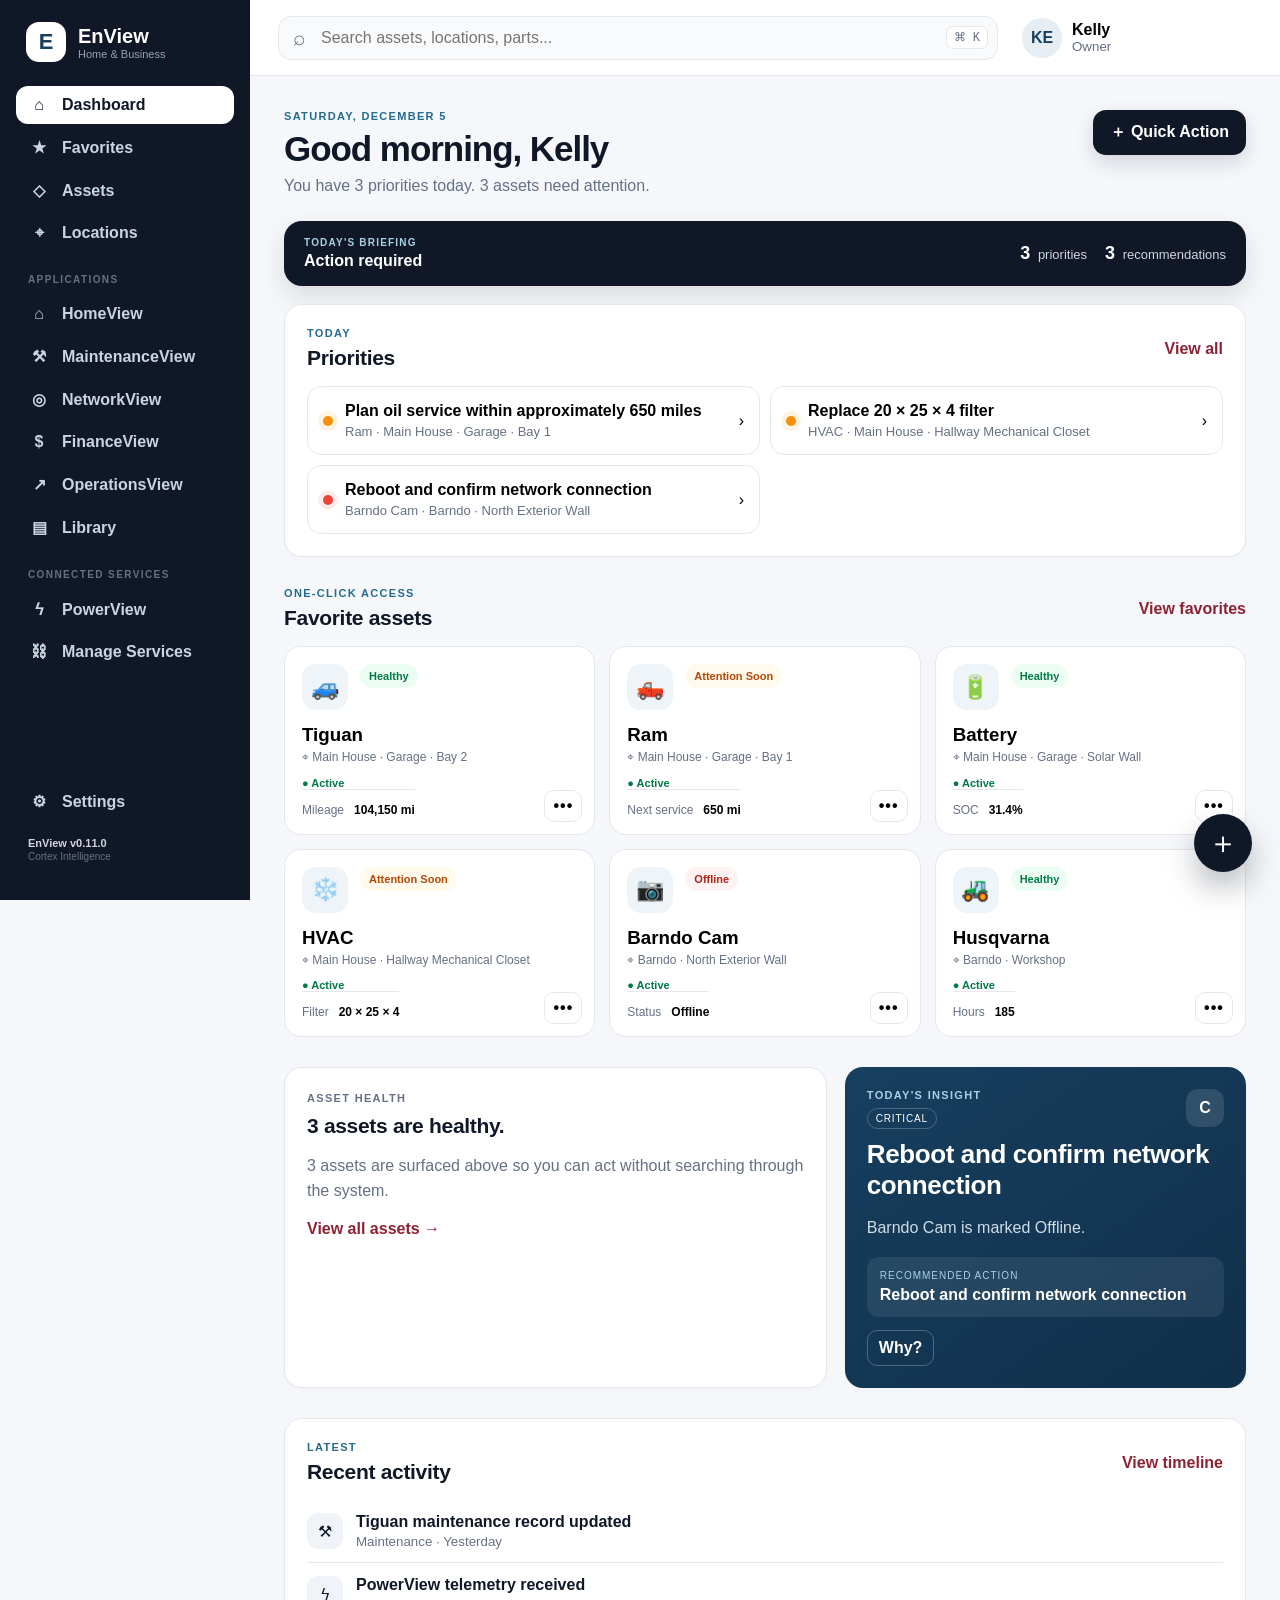
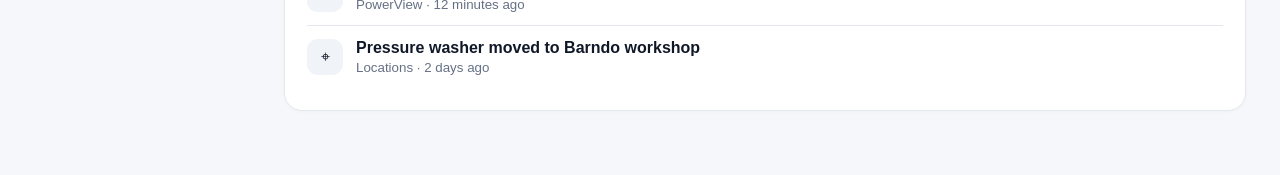
<file: index.html>
<!doctype html>
<html lang="en">
<head>
  <meta charset="utf-8" />
  <meta name="viewport" content="width=device-width,initial-scale=1" />
  <meta name="theme-color" content="#101828" />
  <title>EnView 0.11.0 — Cortex</title>
  <link rel="stylesheet" href="assets/css/styles.css" />
</head>
<body>
<div class="app-shell">
  <aside class="sidebar" id="sidebar">
    <div class="brand"><div class="brand-mark">E</div><div><div class="brand-name">EnView</div><div class="brand-subtitle">Home & Business</div></div></div>
    <nav class="nav">
      <button class="nav-item active" data-page="dashboard"><span>⌂</span>Dashboard</button>
      <button class="nav-item" data-page="favorites"><span>★</span>Favorites</button>
      <button class="nav-item" data-page="assets"><span>◇</span>Assets</button>
      <button class="nav-item" data-page="locations"><span>⌖</span>Locations</button>
      <div class="nav-label">Applications</div>
      <button class="nav-item" data-page="homeview"><span>⌂</span>HomeView</button>
      <button class="nav-item" data-page="maintenance"><span>⚒</span>MaintenanceView</button>
      <button class="nav-item" data-page="network"><span>◎</span>NetworkView</button>
      <button class="nav-item" data-page="finance"><span>$</span>FinanceView</button>
      <button class="nav-item" data-page="operations"><span>↗</span>OperationsView</button>
      <button class="nav-item" data-page="library"><span>▤</span>Library</button>
      <div class="nav-label">Connected Services</div>
      <button class="nav-item" data-page="powerview"><span>ϟ</span>PowerView</button>
      <button class="nav-item" data-page="connections"><span>⛓</span>Manage Services</button>
    </nav>
    <div class="sidebar-footer">
      <button class="nav-item" data-page="settings"><span>⚙</span>Settings</button>
      <div class="version"><strong>EnView v0.11.0</strong><span>Cortex Intelligence</span></div>
    </div>
  </aside>

  <div class="main-column">
    <header class="topbar">
      <button class="mobile-menu" id="mobileMenu">☰</button>
      <div class="search-wrap"><span class="search-icon">⌕</span><input id="globalSearch" placeholder="Search assets, locations, parts..." /><kbd>⌘ K</kbd></div>
      <button class="profile-button"><span class="avatar">KE</span><span><strong>Kelly</strong><small>Owner</small></span></button>
    </header>

    <main class="content">
      <section class="page active" id="page-dashboard">
        <div class="page-heading">
          <div><p class="eyebrow" id="todayDate"></p><h1>Good morning, Kelly</h1><p class="subhead" id="dashboardSummary">Here is what deserves your attention today.</p></div>
          <button class="primary-button" data-open-quick>＋ Quick Action</button>
        </div>

        <section class="briefing-strip" aria-label="Daily briefing">
          <div><span class="briefing-label">Today's briefing</span><strong id="briefingHealth">Cortex is reviewing your assets.</strong></div>
          <div class="briefing-metrics"><span><strong id="briefingPriorityCount">0</strong> priorities</span><span><strong id="briefingRecommendationCount">0</strong> recommendations</span></div>
        </section>

        <section class="attention-panel">
          <div class="section-head"><div><p class="eyebrow">Today</p><h2>Priorities</h2></div><button class="text-button" data-page-target="maintenance">View all</button></div>
          <div id="priorityGrid" class="priority-grid"></div>
        </section>

        <section class="dashboard-section">
          <div class="section-head"><div><p class="eyebrow">One-click access</p><h2>Favorite assets</h2></div><button class="text-button" data-page-target="favorites">View favorites</button></div>
          <div id="favoriteGrid" class="asset-grid"></div>
        </section>

        <section class="dashboard-section dashboard-insight-grid">
          <article class="card dashboard-health-card">
            <p class="eyebrow">Asset health</p>
            <h2 id="dashboardHealthTitle">Everything else is healthy.</h2>
            <p id="dashboardHealthDetail">EnView is checking your active assets and bringing only the exceptions forward.</p>
            <button class="text-button" data-page-target="assets">View all assets →</button>
          </article>
          <article class="card cortex-card" id="cortexHeroCard">
            <div class="cortex-card-head"><div><p class="eyebrow light">Today's insight</p><span class="cortex-priority" id="cortexPriority">Cortex</span></div><span class="cortex-mark">C</span></div>
            <h2 id="cortexTitle">Cortex is reviewing your assets.</h2>
            <p id="cortexSummary">Your highest-value insight will appear here.</p>
            <div class="cortex-recommendation"><span>Recommended action</span><strong id="cortexRecommendation">No action yet.</strong></div>
            <button class="why-button" id="cortexWhyButton" type="button" aria-expanded="false">Why?</button>
            <ul class="cortex-why" id="cortexWhy" hidden></ul>
          </article>
        </section>

        <section class="dashboard-section">
          <div class="card">
            <div class="section-head"><div><p class="eyebrow">Latest</p><h2>Recent activity</h2></div><button class="text-button" data-page-target="assets">View timeline</button></div>
            <div class="activity-list">
              <div class="activity"><span>⚒</span><div><strong>Tiguan maintenance record updated</strong><small>Maintenance · Yesterday</small></div></div>
              <div class="activity"><span>ϟ</span><div><strong>PowerView telemetry received</strong><small>PowerView · 12 minutes ago</small></div></div>
              <div class="activity"><span>⌖</span><div><strong>Pressure washer moved to Barndo workshop</strong><small>Locations · 2 days ago</small></div></div>
            </div>
          </div>
        </section>
      </section>

      <section class="page" id="page-favorites"><div class="page-heading"><div><p class="eyebrow">One-click access</p><h1>Favorites</h1><p class="subhead">The assets you use most, ready immediately.</p></div></div><div id="favoritesPageGrid" class="asset-grid large"></div></section>

      <section class="page" id="page-assets">
        <div class="page-heading"><div><p class="eyebrow">Your world</p><h1>Asset Center</h1><p class="subhead">Add, organize, sleep, disable, archive, or restore any asset without losing its history.</p></div><button class="primary-button" data-add-asset>＋ Add Asset</button></div>
        <div class="asset-lifecycle-tabs">
          <button class="lifecycle-tab active" data-lifecycle-filter="active">Active <span data-lifecycle-count="active">0</span></button>
          <button class="lifecycle-tab" data-lifecycle-filter="sleeping">Sleeping <span data-lifecycle-count="sleeping">0</span></button>
          <button class="lifecycle-tab" data-lifecycle-filter="disabled">Disabled <span data-lifecycle-count="disabled">0</span></button>
          <button class="lifecycle-tab" data-lifecycle-filter="archived">Archived <span data-lifecycle-count="archived">0</span></button>
          <button class="lifecycle-tab" data-lifecycle-filter="all">All</button>
        </div>
        <div class="filter-row">
          <button class="filter-chip active" data-filter="all">All</button>
          <button class="filter-chip" data-filter="vehicle">Vehicles</button>
          <button class="filter-chip" data-filter="equipment">Equipment</button>
          <button class="filter-chip" data-filter="home">Home Systems</button>
          <button class="filter-chip" data-filter="network">Network</button>
          <button class="filter-chip" data-filter="energy">Energy</button>
        </div>
        <div id="allAssetGrid" class="asset-grid large"></div>
      </section>

      <section class="page" id="page-locations"><div class="page-heading"><div><p class="eyebrow">Browse by place</p><h1>Locations</h1><p class="subhead">See what belongs at each property, building and area.</p></div></div><div id="locationGrid" class="location-grid"></div></section>

      <section class="page" id="page-asset-detail"><button class="back-button" id="assetBack">← Back</button><div id="assetDetail"></div></section>
      <section class="page" id="page-location-detail"><button class="back-button" data-page-target="locations">← Back to Locations</button><div id="locationDetail"></div></section>

      <section class="page" id="page-homeview"></section>
      <section class="page" id="page-powerview"></section>
      <section class="page" id="page-connections"></section>
      <section class="page" id="page-maintenance"></section>
      <section class="page" id="page-network"></section>
      <section class="page" id="page-finance"></section>
      <section class="page" id="page-operations"></section>
      <section class="page" id="page-library"></section>
      <section class="page" id="page-settings"></section>
    </main>
  </div>
</div>

<button class="floating-action" data-open-quick>＋</button>

<div class="modal-backdrop" id="quickModal">
  <div class="modal">
    <div class="modal-head"><div><p class="eyebrow">Fast capture</p><h2>What do you want to do?</h2></div><button class="close-button" data-close>×</button></div>
    <div class="quick-grid">
      <button data-quick-action="log-service"><span>⚒</span><strong>Log Service</strong><small>Record work in under 30 seconds</small></button>
      <button data-quick-action="add-asset"><span>◇</span><strong>Add Asset</strong><small>Create a permanent EnView record</small></button>
      <button data-quick-action="move-asset"><span>⌖</span><strong>Move Asset</strong><small>Update where something lives</small></button>
      <button data-quick-action="add-receipt"><span>▤</span><strong>Add Receipt</strong><small>Attach a purchase to an asset</small></button>
      <button data-quick-action="order-parts"><span>▣</span><strong>Order Parts</strong><small>Open saved retailer searches</small></button>
      <button data-quick-action="report-issue"><span>!</span><strong>Report Issue</strong><small>Capture a problem immediately</small></button>
    </div>
    <p class="modal-note">EnView v0.11.0 uses Cortex to rank insights and surface what matters today.</p>
  </div>
</div>

<div class="search-results" id="searchResults"></div>
<script src="assets/js/cortex/cortex.js"></script>
<script src="assets/js/app.js"></script>
</body>
</html>
</file>
<file: assets/css/styles.css>
:root{--bg:#f5f7fa;--surface:#fff;--ink:#101828;--muted:#667085;--line:#e4e7ec;--brand:#173f5f;--brand2:#246b8f;--green:#12b76a;--amber:#f79009;--red:#f04438;--shadow:0 12px 34px rgba(16,24,40,.08)}
*{box-sizing:border-box}body{margin:0;font-family:Inter,-apple-system,BlinkMacSystemFont,"Segoe UI",sans-serif;background:var(--bg);color:var(--ink)}button,input{font:inherit}button{cursor:pointer}.app-shell{min-height:100vh;display:grid;grid-template-columns:250px 1fr}.sidebar{position:sticky;top:0;height:100vh;background:#101828;color:#fff;padding:22px 16px;display:flex;flex-direction:column;z-index:20;overflow:auto}.brand{display:flex;align-items:center;gap:12px;padding:0 10px 24px}.brand-mark{width:40px;height:40px;border-radius:13px;background:#fff;color:var(--brand);display:grid;place-items:center;font-weight:800;font-size:22px}.brand-name{font-size:20px;font-weight:800}.brand-subtitle{font-size:11px;color:#98a2b3}.nav{display:flex;flex-direction:column;gap:4px}.nav-label{font-size:10px;text-transform:uppercase;letter-spacing:.14em;color:#667085;font-weight:800;padding:18px 12px 6px}.nav-item{width:100%;border:0;background:transparent;color:#cbd5e1;border-radius:12px;padding:10px 12px;display:flex;align-items:center;gap:12px;text-align:left;font-weight:650}.nav-item span:first-child{width:22px;text-align:center}.nav-item:hover{background:rgba(255,255,255,.07);color:#fff}.nav-item.active{background:#fff;color:#101828}.sidebar-footer{margin-top:auto}.version{font-size:11px;color:#667085;padding:16px 12px}.main-column{min-width:0}.topbar{height:76px;background:rgba(255,255,255,.94);backdrop-filter:blur(15px);border-bottom:1px solid var(--line);display:flex;align-items:center;gap:18px;padding:0 28px;position:sticky;top:0;z-index:15}.mobile-menu{display:none;border:0;background:transparent;font-size:22px}.search-wrap{position:relative;flex:1;max-width:720px}.search-wrap input{width:100%;height:44px;border:1px solid var(--line);border-radius:13px;padding:0 76px 0 42px;background:#f9fafb;outline:0}.search-wrap input:focus{background:#fff;border-color:#84adca;box-shadow:0 0 0 4px rgba(36,107,143,.1)}.search-icon{position:absolute;left:15px;top:10px;font-size:21px;color:var(--muted)}.search-wrap kbd{position:absolute;right:10px;top:10px;border:1px solid var(--line);border-radius:7px;background:#fff;padding:3px 7px;font-size:12px;color:var(--muted)}.profile-button{border:0;background:transparent;display:flex;align-items:center;gap:10px;text-align:left}.profile-button>span:last-child{display:flex;flex-direction:column}.profile-button small{color:var(--muted)}.avatar{width:40px;height:40px;border-radius:50%;background:#e6eef4;color:var(--brand);display:grid!important;place-items:center;font-weight:800}.content{padding:34px;max-width:1500px;margin:auto}.page{display:none}.page.active{display:block}.page-heading{display:flex;align-items:flex-start;justify-content:space-between;gap:18px;margin-bottom:26px}.eyebrow{text-transform:uppercase;letter-spacing:.12em;font-size:11px;font-weight:800;color:var(--brand2);margin:0 0 7px}.eyebrow.light{color:#a9d0e4}h1{font-size:35px;line-height:1.15;letter-spacing:-.03em;margin:0}h2{font-size:21px;letter-spacing:-.015em;margin:0}.subhead{margin:8px 0 0;color:var(--muted)}.primary-button{border:0;border-radius:13px;background:#101828;color:#fff;padding:12px 17px;font-weight:750;box-shadow:0 8px 20px rgba(16,24,40,.15)}.text-button{border:0;background:transparent;color:var(--brand2);font-weight:750}.section-head{display:flex;align-items:center;justify-content:space-between;gap:12px;margin-bottom:16px}.attention-panel,.card{background:#fff;border:1px solid var(--line);border-radius:18px;box-shadow:0 2px 4px rgba(16,24,40,.02)}.attention-panel{padding:22px;margin-bottom:30px}.priority-grid{display:grid;grid-template-columns:1fr 1fr;gap:10px}.priority-item{border:1px solid var(--line);background:#fff;border-radius:14px;padding:15px;display:grid;grid-template-columns:auto 1fr auto;gap:12px;align-items:center;text-align:left}.priority-item:hover,.asset-card:hover,.application-card:hover,.location-card:hover{transform:translateY(-1px);border-color:#b8cbd8;box-shadow:0 8px 22px rgba(16,24,40,.07)}.status-dot{width:10px;height:10px;border-radius:50%}.status-dot.healthy{background:var(--green);box-shadow:0 0 0 5px rgba(18,183,106,.1)}.status-dot.attention{background:var(--amber);box-shadow:0 0 0 5px rgba(247,144,9,.12)}.status-dot.service{background:var(--red);box-shadow:0 0 0 5px rgba(240,68,56,.1)}.priority-copy{display:flex;flex-direction:column;gap:4px}.priority-copy small{color:var(--muted);font-size:13px}.dashboard-section{margin-bottom:30px}.asset-grid{display:grid;grid-template-columns:repeat(3,minmax(0,1fr));gap:14px}.asset-grid.large{grid-template-columns:repeat(3,minmax(0,1fr))}.asset-card{border:1px solid var(--line);background:#fff;border-radius:17px;padding:17px;text-align:left;min-height:165px;display:flex;flex-direction:column;transition:.18s ease}.asset-head{display:flex;justify-content:space-between;gap:12px}.asset-icon{width:46px;height:46px;border-radius:14px;background:#eef4f7;display:grid;place-items:center;font-size:23px}.health{font-size:11px;font-weight:800;border-radius:999px;padding:6px 9px;height:max-content}.health.healthy{background:#ecfdf3;color:#027a48}.health.attention{background:#fffaeb;color:#b54708}.health.service{background:#fef3f2;color:#b42318}.asset-card h3{margin:14px 0 3px}.asset-card .location{font-size:12px;color:var(--muted);line-height:1.45}.asset-card .metric{margin-top:auto;border-top:1px solid var(--line);padding-top:13px;display:flex;justify-content:space-between;gap:10px;font-size:12px}.asset-card .metric span{color:var(--muted)}.application-grid{display:grid;grid-template-columns:repeat(3,minmax(0,1fr));gap:14px}.application-card{border:1px solid var(--line);background:#fff;border-radius:16px;padding:17px;display:grid;grid-template-columns:auto 1fr auto;align-items:center;gap:14px;text-align:left;min-height:92px;transition:.18s ease}.application-card>span:nth-child(2){display:flex;flex-direction:column;gap:4px}.application-card small{color:var(--muted)}.app-icon{width:46px;height:46px;border-radius:14px;display:grid;place-items:center;font-size:22px;font-weight:800}.app-icon.home{background:#eef2ff;color:#444ce7}.app-icon.power{background:#fff7e8;color:#dc6803}.app-icon.maintenance{background:#eef4f7;color:#175cd3}.app-icon.network{background:#ecfdf3;color:#027a48}.app-icon.finance{background:#f4f3ff;color:#5925dc}.app-icon.operations{background:#fdf2fa;color:#c11574}.app-icon.library{background:#f2f4f7;color:#344054}.lower-grid{display:grid;grid-template-columns:1.5fr 1fr;gap:18px}.card{padding:22px}.activity-list{display:flex;flex-direction:column}.activity{display:flex;align-items:center;gap:13px;padding:13px 0;border-top:1px solid var(--line)}.activity:first-child{border-top:0}.activity>span{width:36px;height:36px;background:#f0f3f7;border-radius:11px;display:grid;place-items:center}.activity div{display:flex;flex-direction:column;gap:3px}.activity small{color:var(--muted)}.principle-card{background:linear-gradient(145deg,#173f5f,#102f49);color:#fff;border:0}.principle-card h2{font-size:29px;line-height:1.15;margin:8px 0 14px}.principle-card p:last-child{color:#d0dde5;line-height:1.65}.filter-row{display:flex;gap:8px;flex-wrap:wrap;margin-bottom:20px}.filter-chip{border:1px solid var(--line);background:#fff;color:var(--muted);border-radius:999px;padding:8px 12px;font-weight:750}.filter-chip.active{background:#101828;color:#fff;border-color:#101828}.location-grid{display:grid;grid-template-columns:repeat(3,1fr);gap:15px}.location-card{border:1px solid var(--line);background:#fff;border-radius:18px;padding:20px;text-align:left;min-height:155px}.location-card h3{margin:14px 0 5px}.location-card p{margin:0;color:var(--muted);line-height:1.5;font-size:13px}.back-button{border:0;background:transparent;color:var(--brand2);font-weight:750;padding:0;margin-bottom:18px}.detail-hero{background:#fff;border:1px solid var(--line);border-radius:22px;padding:26px;margin-bottom:18px}.detail-top{display:flex;justify-content:space-between;gap:20px}.detail-identity{display:flex;gap:16px}.detail-icon{width:64px;height:64px;border-radius:18px;background:#eef4f7;display:grid;place-items:center;font-size:31px}.detail-id{color:var(--brand2);font-family:ui-monospace,SFMono-Regular,Menlo,monospace;margin-top:6px}.detail-location{color:var(--muted);margin-top:10px}.detail-grid{display:grid;grid-template-columns:repeat(4,1fr);gap:12px;margin-top:24px}.detail-stat{background:#f8fafc;border:1px solid var(--line);border-radius:14px;padding:15px}.detail-stat small{display:block;color:var(--muted);margin-bottom:5px}.detail-panels{display:grid;grid-template-columns:1.2fr .8fr;gap:18px}.detail-panel{background:#fff;border:1px solid var(--line);border-radius:18px;padding:22px}.quick-actions{display:grid;grid-template-columns:repeat(3,1fr);gap:10px}.quick-tile{border:1px solid var(--line);background:#fff;border-radius:13px;padding:14px;text-align:left}.quick-tile span{display:block;font-size:20px;margin-bottom:8px}.record-row{padding:12px 0;border-top:1px solid var(--line)}.record-row:first-of-type{border-top:0}.record-row small{color:var(--muted)}.parts-list{display:flex;flex-direction:column;gap:10px}.part-row{border:1px solid var(--line);border-radius:13px;padding:13px}.part-row .retailers{display:flex;gap:8px;flex-wrap:wrap;margin-top:10px}.retailer{border:1px solid var(--line);border-radius:9px;padding:8px 10px;text-decoration:none;color:var(--brand2);font-weight:750;font-size:12px}.placeholder{max-width:950px;margin:20px auto;background:#fff;border:1px solid var(--line);border-radius:22px;padding:34px}.placeholder-icon{width:58px;height:58px;border-radius:17px;background:#eef4f7;color:var(--brand);display:grid;place-items:center;font-size:27px;margin-bottom:20px}.placeholder p{color:var(--muted);line-height:1.65}.floating-action{position:fixed;right:28px;bottom:28px;width:58px;height:58px;border:0;border-radius:50%;background:#101828;color:#fff;font-size:30px;box-shadow:0 16px 30px rgba(16,24,40,.28);z-index:12}.modal-backdrop{position:fixed;inset:0;background:rgba(16,24,40,.5);backdrop-filter:blur(4px);display:none;align-items:center;justify-content:center;padding:20px;z-index:50}.modal-backdrop.open{display:flex}.modal{width:min(680px,100%);background:#fff;border-radius:22px;padding:24px;box-shadow:var(--shadow)}.modal-head{display:flex;justify-content:space-between;gap:15px;margin-bottom:20px}.close-button{border:0;background:#f2f4f7;width:38px;height:38px;border-radius:11px;font-size:25px}.quick-grid{display:grid;grid-template-columns:1fr 1fr;gap:12px}.quick-grid button{border:1px solid var(--line);background:#fff;border-radius:15px;padding:16px;text-align:left;display:grid;grid-template-columns:38px 1fr;column-gap:10px}.quick-grid button span{grid-row:1/3;width:38px;height:38px;border-radius:11px;background:#eef4f7;display:grid;place-items:center}.quick-grid button strong{align-self:end}.quick-grid button small{color:var(--muted);margin-top:3px}.modal-note{font-size:12px;color:var(--muted);margin:18px 0 0}.search-results{position:fixed;top:68px;left:278px;width:min(720px,calc(100vw - 350px));background:#fff;border:1px solid var(--line);border-radius:14px;padding:8px;box-shadow:var(--shadow);z-index:40;display:none}.search-results.open{display:block}.search-result{width:100%;border:0;background:#fff;border-radius:10px;padding:12px;text-align:left;display:flex;justify-content:space-between;gap:12px}.search-result:hover{background:#f2f4f7}.search-result small{color:var(--muted)}
@media(max-width:1100px){.asset-grid,.asset-grid.large,.application-grid,.location-grid{grid-template-columns:repeat(2,1fr)}.detail-grid{grid-template-columns:repeat(2,1fr)}}@media(max-width:800px){.app-shell{display:block}.sidebar{position:fixed;left:-270px;width:250px;transition:.2s ease}.sidebar.open{left:0}.mobile-menu{display:block}.topbar{padding:0 16px}.profile-button>span:last-child,.search-wrap kbd{display:none}.content{padding:24px 16px 90px}.page-heading,.detail-top{flex-direction:column}.primary-button{width:100%}.priority-grid,.asset-grid,.asset-grid.large,.application-grid,.lower-grid,.location-grid,.detail-panels,.quick-grid,.quick-actions{grid-template-columns:1fr}.search-results{left:16px;right:16px;width:auto}.floating-action{right:18px;bottom:18px}}@media(max-width:520px){h1{font-size:30px}.detail-grid{grid-template-columns:1fr}.attention-panel,.card{padding:17px}}

/* EnView 0.7.2 Maintenance Intelligence */
.maintenance-heading{align-items:flex-start}.maintenance-toolbar{display:flex;align-items:end;justify-content:space-between;gap:24px;margin-bottom:20px}.maintenance-toolbar .field{min-width:280px}.maintenance-asset-identity{display:flex;align-items:center;gap:12px}.maintenance-asset-identity small{display:block;color:var(--muted);margin-top:4px}.maintenance-metrics{display:grid;grid-template-columns:repeat(4,1fr);gap:14px;margin:0 0 30px}.metric-card{background:#fff;border:1px solid var(--border);border-radius:16px;padding:17px}.metric-card small{display:block;color:var(--muted);margin-bottom:8px}.metric-card strong{font-size:28px}.attention-metric{border-color:#f5d48c;background:#fffbeb}.danger-metric{border-color:#f3b6b6;background:#fff5f5}.maintenance-group{margin:0 0 34px}.count-pill{font-size:12px;color:var(--muted);background:#fff;border:1px solid var(--border);border-radius:999px;padding:7px 10px}.maintenance-plan-grid{display:grid;grid-template-columns:repeat(2,minmax(0,1fr));gap:18px}.maintenance-plan-card{background:#fff;border:1px solid var(--border);border-radius:18px;padding:20px;display:flex;flex-direction:column;gap:14px}.maintenance-plan-card.soon{border-color:#e9c46a}.maintenance-plan-card.overdue{border-color:#e5a0a0}.plan-card-head{display:flex;justify-content:space-between;gap:16px;align-items:flex-start}.plan-card-head h3{margin:8px 0 0}.source-badge,.plan-status{font-size:11px;font-weight:700;border-radius:999px;padding:6px 9px;display:inline-flex;align-items:center}.source-badge{background:#eef2f6;color:#475467}.source-badge.manufacturer{background:#eef4ff;color:#3538cd}.source-badge.enview{background:#ecfdf3;color:#027a48}.source-badge.user{background:#fff6ed;color:#c4320a}.source-badge.company{background:#f4f3ff;color:#5925dc}.source-badge.regulatory{background:#fef3f2;color:#b42318}.plan-status.current{background:#ecfdf3;color:#027a48}.plan-status.soon{background:#fffaeb;color:#b54708}.plan-status.overdue{background:#fef3f2;color:#b42318}.plan-status.unknown{background:#f2f4f7;color:#475467}.maintenance-plan-card>p{color:var(--muted);margin:0}.trigger-list{border-top:1px solid var(--border)}.trigger-row{display:flex;justify-content:space-between;gap:12px;padding:13px 0;border-bottom:1px solid var(--border)}.trigger-row small{display:block;color:var(--muted);margin-top:4px}.override-note{color:#b54708!important}.trigger-empty{color:var(--muted);padding:14px 0}.icon-button{border:1px solid var(--border);background:#fff;border-radius:10px;width:36px;height:36px;cursor:pointer}.add-trigger-button{border:1px dashed #98a2b3;background:#f9fafb;border-radius:12px;padding:11px;cursor:pointer;text-align:center}.last-service{display:flex;justify-content:space-between;gap:12px;background:#f9fafb;border-radius:12px;padding:12px}.last-service small{color:var(--muted)}.plan-card-actions{display:flex;gap:10px;margin-top:auto}.plan-card-actions button{flex:1}.secondary-button{border:1px solid var(--border);background:#fff;border-radius:11px;padding:11px 14px;font-weight:700;cursor:pointer}.empty-state{background:#fff;border:1px dashed #98a2b3;border-radius:18px;padding:46px;text-align:center}.empty-state p{color:var(--muted);max-width:600px;margin:0 auto 20px}.maintenance-modal{max-width:760px}.compact-modal{max-width:620px}.form-grid{display:grid;grid-template-columns:repeat(2,minmax(0,1fr));gap:16px}.field{display:flex;flex-direction:column;gap:7px}.field>span{font-size:12px;font-weight:700;color:#475467}.field input,.field select,.field textarea{width:100%;box-sizing:border-box;border:1px solid var(--border);border-radius:11px;background:#fff;padding:11px 12px;font:inherit;color:var(--text)}.field textarea{resize:vertical}.field.full,.full{grid-column:1/-1}.modal-actions{display:flex;justify-content:flex-end;gap:10px;margin-top:22px}.checklist-editor{display:grid;gap:8px}.check-row{display:flex;align-items:center;gap:10px;padding:10px 12px;border:1px solid var(--border);border-radius:11px;background:#f9fafb}.check-row input{width:18px;height:18px}.modal-backdrop.open{display:flex}
@media(max-width:900px){.maintenance-plan-grid{grid-template-columns:1fr}.maintenance-metrics{grid-template-columns:repeat(2,1fr)}.maintenance-toolbar{align-items:stretch;flex-direction:column}.maintenance-toolbar .field{min-width:0}}
@media(max-width:560px){.maintenance-metrics,.form-grid{grid-template-columns:1fr}.field.full,.full{grid-column:auto}.plan-card-actions,.modal-actions{flex-direction:column}.maintenance-modal{max-height:92vh;overflow:auto}.empty-state{padding:28px 18px}}

/* EnView 0.8.0 Asset Center */
.asset-lifecycle-tabs{display:flex;gap:10px;flex-wrap:wrap;margin:0 0 18px}.lifecycle-tab{border:1px solid var(--line);background:#fff;border-radius:12px;padding:10px 13px;font-weight:750;color:#475467}.lifecycle-tab span{margin-left:7px;background:#f2f4f7;border-radius:999px;padding:3px 7px;font-size:11px}.lifecycle-tab.active{background:#101828;color:#fff;border-color:#101828}.asset-card-wrap{position:relative;min-width:0}.asset-card-wrap .asset-card{width:100%;height:100%}.asset-card-menu{position:absolute;right:13px;bottom:13px;width:38px;height:32px;border:1px solid var(--line);border-radius:10px;background:#fff;font-weight:900;letter-spacing:1px}.asset-card-wrap.sleeping .asset-card,.asset-card-wrap.disabled .asset-card,.asset-card-wrap.archived .asset-card{opacity:.78}.asset-lifecycle{margin-top:10px;font-size:11px;font-weight:750;color:#475467}.asset-lifecycle.active{color:#027a48}.asset-lifecycle.sleeping{color:#175cd3}.asset-lifecycle.disabled{color:#667085}.asset-lifecycle.archived{color:#7f56d9}.asset-empty{grid-column:1/-1}.detail-badges{display:flex;gap:8px;align-items:flex-start;flex-wrap:wrap;justify-content:flex-end}.lifecycle-badge{font-size:11px;font-weight:800;border-radius:999px;padding:6px 9px}.lifecycle-badge.active{background:#ecfdf3;color:#027a48}.lifecycle-badge.sleeping{background:#eff8ff;color:#175cd3}.lifecycle-badge.disabled{background:#f2f4f7;color:#475467}.lifecycle-badge.archived{background:#f4f3ff;color:#5925dc}.asset-management-bar{display:flex;gap:8px;flex-wrap:wrap;margin-top:22px;padding-top:18px;border-top:1px solid var(--line)}.danger-button{border:1px solid #fda29b;background:#fff;color:#b42318;border-radius:11px;padding:11px 14px;font-weight:750;margin-left:auto}.danger-button:hover{background:#fef3f2}@media(max-width:800px){.asset-lifecycle-tabs{display:grid;grid-template-columns:1fr 1fr}.asset-management-bar button,.danger-button{width:100%;margin-left:0}.detail-badges{justify-content:flex-start}}

.toast{position:fixed;right:28px;bottom:28px;background:#101828;color:#fff;padding:13px 18px;border-radius:12px;box-shadow:var(--shadow);opacity:0;transform:translateY(12px);pointer-events:none;transition:.2s;z-index:100}.toast.show{opacity:1;transform:translateY(0)}.startup-error{position:fixed;left:50%;top:24px;transform:translateX(-50%);background:#fff1f0;color:#b42318;border:1px solid #fecdca;border-radius:12px;padding:14px 18px;z-index:200;box-shadow:var(--shadow)}
/* EnView v0.9 Asset Workspace */
.workspace-hero{background:linear-gradient(135deg,#fff,#f7f8fb);border:1px solid #e4e7ec;border-radius:24px;padding:28px;box-shadow:0 18px 45px rgba(16,24,40,.06)}
.workspace-title-row,.workspace-identity,.workspace-status,.workspace-actions,.workspace-meta,.workspace-section-head{display:flex;align-items:center}
.workspace-title-row,.workspace-section-head{justify-content:space-between;gap:24px}.workspace-identity{gap:18px}.workspace-icon{width:72px;height:72px;border-radius:20px;display:grid;place-items:center;background:#202124;color:#fff;font-size:34px}.workspace-identity h1{margin:2px 0 8px;font-size:34px}.workspace-meta{gap:16px;color:#667085;font-size:13px;flex-wrap:wrap}.workspace-status{gap:10px;align-self:flex-start}.workspace-actions{gap:10px;flex-wrap:wrap;margin-top:24px}.workspace-stats{display:grid;grid-template-columns:repeat(4,minmax(0,1fr));gap:12px;margin-top:24px}.workspace-stat{background:#fff;border:1px solid #eaecf0;border-radius:16px;padding:16px}.workspace-stat small{display:block;color:#667085;margin-bottom:7px}.workspace-stat strong{font-size:20px}
.workspace-tabs{display:flex;gap:6px;overflow-x:auto;margin:22px 0 0;padding:0 2px 12px}.workspace-tab{white-space:nowrap;border:0;background:transparent;padding:11px 15px;border-radius:10px;font-weight:700;color:#667085;cursor:pointer}.workspace-tab:hover{background:#f2f4f7}.workspace-tab.active{background:#202124;color:white}.workspace-content{padding:22px 0 40px}.workspace-grid{display:grid;grid-template-columns:repeat(2,minmax(0,1fr));gap:18px}.workspace-panel{background:#fff;border:1px solid #e4e7ec;border-radius:20px;padding:22px}.workspace-panel-wide{grid-column:1/-1}.workspace-panel h2{margin:6px 0 10px}.workspace-panel p{color:#667085}.workspace-records{display:grid;grid-template-columns:repeat(2,minmax(0,1fr));gap:12px;margin-top:16px}.workspace-records div{padding:12px;background:#f8f9fb;border-radius:12px}.workspace-records small,.workspace-records strong{display:block}.workspace-records small{text-transform:capitalize;color:#667085;margin-bottom:4px}.workspace-section-head{margin-bottom:18px}.workspace-section-head p{color:#667085}.workspace-list{display:grid;gap:12px}.workspace-list-card{display:flex;justify-content:space-between;align-items:center;gap:18px;background:#fff;border:1px solid #e4e7ec;border-radius:16px;padding:18px}.workspace-list-card h3,.workspace-list-card p{margin:4px 0}.workspace-list-card p,.workspace-list-card small{color:#667085}.timeline-list{position:relative;display:grid;gap:0}.timeline-item{display:grid;grid-template-columns:26px 1fr;gap:14px;padding:0 0 24px}.timeline-marker{width:12px;height:12px;border-radius:50%;background:#202124;margin-top:8px;box-shadow:0 0 0 5px #eef0f3;position:relative}.timeline-item:not(:last-child) .timeline-marker:after{content:"";position:absolute;top:17px;left:5px;width:2px;height:calc(100% + 18px);background:#e4e7ec}.timeline-item h3{margin:6px 0}.timeline-item p{margin:0;color:#667085}.timeline-item small{margin-left:8px;color:#98a2b3}.workspace-form{display:grid;grid-template-columns:repeat(2,minmax(0,1fr));gap:16px;padding:22px}.text-button{border:0;background:transparent;color:#8d2233;font-weight:800;padding:0;cursor:pointer}.danger-zone{border-color:#fecdca;background:#fffafa}
@media(max-width:900px){.workspace-title-row{align-items:flex-start;flex-direction:column}.workspace-stats{grid-template-columns:repeat(2,minmax(0,1fr))}.workspace-grid{grid-template-columns:1fr}.workspace-panel-wide{grid-column:auto}.workspace-form{grid-template-columns:1fr}.workspace-status{align-self:auto}.workspace-identity h1{font-size:27px}}
@media(max-width:560px){.workspace-hero{padding:20px}.workspace-icon{width:56px;height:56px;font-size:26px}.workspace-stats{grid-template-columns:1fr}.workspace-records{grid-template-columns:1fr}.workspace-list-card{align-items:flex-start;flex-direction:column}}

/* EnView v0.9.1 Asset Profile dashboard refinement */
.version{display:grid;gap:2px}.version strong{font-size:11px;color:#d0d5dd}.version span{font-size:10px;color:#667085}.dashboard-insight-grid{display:grid;grid-template-columns:1.15fr .85fr;gap:18px}.dashboard-health-card h2{margin:6px 0 10px}.dashboard-health-card p{color:var(--muted);line-height:1.55}.empty-priority{grid-column:1/-1;border:1px dashed var(--line);border-radius:15px;padding:18px;display:grid;gap:4px;color:var(--muted)}.empty-priority strong{color:var(--text)}
@media(max-width:800px){.dashboard-insight-grid{grid-template-columns:1fr}}


/* EnView v0.9.2 PowerView Integration */
.powerview-page-heading{display:flex;align-items:flex-end;justify-content:space-between;gap:22px;margin-bottom:20px}.powerview-page-heading h1{margin:4px 0 5px}.powerview-actions{display:flex;gap:10px;flex-wrap:wrap}.powerview-status{display:grid;grid-template-columns:repeat(5,minmax(0,1fr)) minmax(170px,1.25fr);gap:10px;margin-bottom:16px}.powerview-metric,.powerview-connection{background:#fff;border:1px solid var(--line);border-radius:15px;padding:14px 16px;min-width:0}.powerview-metric small,.powerview-connection small{display:block;color:var(--muted);font-size:11px;margin-bottom:6px}.powerview-metric strong{display:block;font-size:20px;white-space:nowrap}.powerview-connection{display:flex;align-items:center;gap:11px}.powerview-connection>span{width:10px;height:10px;border-radius:50%;background:#f79009;box-shadow:0 0 0 4px #fff6ed;flex:0 0 auto}.powerview-connection>span.live{background:#12b76a;box-shadow:0 0 0 4px #ecfdf3}.powerview-connection>span.offline{background:#f04438;box-shadow:0 0 0 4px #fef3f2}.powerview-connection strong{display:block;font-size:13px}.powerview-frame-card{background:#fff;border:1px solid var(--line);border-radius:20px;overflow:hidden;box-shadow:var(--shadow)}.powerview-frame-toolbar{height:46px;display:flex;align-items:center;justify-content:space-between;gap:16px;padding:0 16px;border-bottom:1px solid var(--line);background:#f9fafb}.powerview-frame-toolbar span{font-weight:800}.powerview-frame-toolbar small{overflow:hidden;text-overflow:ellipsis;white-space:nowrap;color:var(--muted)}.powerview-frame{display:block;width:100%;height:calc(100vh - 325px);min-height:620px;border:0;background:#0b1220}.powerview-frame-help{display:flex;align-items:center;gap:10px;flex-wrap:wrap;padding:12px 16px;border-top:1px solid var(--line);background:#fff}.powerview-frame-help span{color:var(--muted);font-size:12px}.powerview-frame-help .text-button{margin-left:auto}
@media(max-width:1100px){.powerview-status{grid-template-columns:repeat(3,minmax(0,1fr))}.powerview-connection{grid-column:span 1}}
@media(max-width:760px){.powerview-page-heading{align-items:flex-start;flex-direction:column}.powerview-actions{width:100%}.powerview-actions button{flex:1}.powerview-status{grid-template-columns:repeat(2,minmax(0,1fr))}.powerview-frame{height:70vh;min-height:520px}.powerview-frame-toolbar small{display:none}.powerview-frame-help .text-button{margin-left:0}}


/* EnView v0.10.0 Connected Services */
.connected-heading{align-items:flex-end}.connection-hero{display:flex;align-items:center;justify-content:space-between;gap:24px;margin-bottom:16px}.connection-brand{display:flex;align-items:center;gap:16px}.connection-logo{width:58px;height:58px;border-radius:17px;display:grid;place-items:center;background:#101828;color:#fff;font-size:28px;font-weight:900}.connection-logo.small{width:44px;height:44px;border-radius:13px;font-size:21px}.connection-brand h2,.service-card h2{margin:5px 0}.connection-brand p{margin:0;color:var(--muted);word-break:break-all}.connection-sync{text-align:right}.connection-sync small,.connection-sync strong{display:block}.connection-sync small{color:var(--muted);margin-bottom:5px}.service-state{display:inline-flex;align-items:center;gap:7px;font-size:11px;font-weight:800;color:#b54708}.service-state i{width:8px;height:8px;border-radius:50%;background:#f79009;box-shadow:0 0 0 4px #fff6ed}.service-state.online{color:#027a48}.service-state.online i{background:#12b76a;box-shadow:0 0 0 4px #ecfdf3}.service-state.offline{color:#b42318}.service-state.offline i{background:#f04438;box-shadow:0 0 0 4px #fef3f2}.connected-layout{display:grid;grid-template-columns:1fr 1fr;gap:16px;margin-top:16px}.capabilities-card,.launch-card{padding:24px}.capabilities-card h2,.launch-card h2{margin:6px 0 14px}.capability-list{display:grid;gap:11px;color:#475467}.launch-card{background:linear-gradient(135deg,#173f5f,#101828);color:#fff}.launch-card p{color:#d0d5dd;line-height:1.55}.light-button{background:#fff;color:#101828;margin-top:8px}.service-grid{display:grid;grid-template-columns:repeat(3,minmax(0,1fr));gap:18px}.service-card,.add-service-card{min-height:270px;border-radius:20px;padding:22px}.service-card{background:#fff;border:1px solid var(--line);box-shadow:var(--shadow)}.service-card-head{display:flex;align-items:flex-start;justify-content:space-between;gap:12px}.service-card>p{color:var(--muted)}.service-capability-chips{display:flex;gap:7px;flex-wrap:wrap;margin:20px 0}.service-capability-chips span{background:#f2f4f7;border-radius:999px;padding:6px 9px;font-size:11px;font-weight:750;color:#475467}.service-card-actions{display:flex;gap:10px;margin-top:auto}.service-card{display:flex;flex-direction:column}.service-card-actions button{flex:1}.add-service-card{border:1px dashed #98a2b3;background:transparent;display:grid;place-content:center;text-align:center;gap:8px;color:#475467}.add-service-card>span{font-size:34px}.add-service-card strong{font-size:16px}.add-service-card small{max-width:230px;color:var(--muted)}.connection-row-main{display:flex;align-items:center;gap:14px}.connection-row-main h3{margin:5px 0 2px}
@media(max-width:900px){.connected-layout,.service-grid{grid-template-columns:1fr}.connection-hero{align-items:flex-start;flex-direction:column}.connection-sync{text-align:left}.connection-row{align-items:flex-start}.connection-row-main{align-items:flex-start}}

/* EnView v0.11.0 — Cortex */
.briefing-strip{display:flex;justify-content:space-between;align-items:center;gap:18px;background:#101828;color:#fff;border-radius:18px;padding:16px 20px;margin-bottom:18px;box-shadow:0 10px 24px rgba(16,24,40,.12)}
.briefing-strip>div:first-child{display:flex;flex-direction:column;gap:4px}.briefing-label{text-transform:uppercase;letter-spacing:.12em;font-size:10px;font-weight:800;color:#a9d0e4}.briefing-metrics{display:flex;gap:18px;color:#d0d5dd;font-size:13px}.briefing-metrics strong{color:#fff;font-size:18px;margin-right:4px}
.cortex-card{background:linear-gradient(145deg,#173f5f,#102f49);color:#fff;border:0}.cortex-card-head{display:flex;justify-content:space-between;gap:16px}.cortex-card h2{font-size:26px;line-height:1.18;margin:10px 0}.cortex-card>p{color:#d0dde5;line-height:1.55}.cortex-mark{width:38px;height:38px;border-radius:12px;background:rgba(255,255,255,.12);display:grid;place-items:center;font-weight:850}.cortex-priority{display:inline-block;border:1px solid rgba(255,255,255,.22);border-radius:999px;padding:4px 8px;font-size:10px;text-transform:uppercase;letter-spacing:.08em}.cortex-recommendation{margin-top:16px;padding:13px;background:rgba(255,255,255,.08);border-radius:12px;display:flex;flex-direction:column;gap:5px}.cortex-recommendation span{font-size:10px;text-transform:uppercase;letter-spacing:.1em;color:#a9d0e4}.why-button{margin-top:13px;border:1px solid rgba(255,255,255,.25);background:transparent;color:#fff;border-radius:10px;padding:8px 11px;font-weight:750}.cortex-why{margin:12px 0 0;padding-left:18px;color:#d0dde5;line-height:1.55}.cortex-why li+li{margin-top:6px}
@media(max-width:700px){.briefing-strip{align-items:flex-start;flex-direction:column}.briefing-metrics{width:100%;justify-content:space-between}}
</file>
